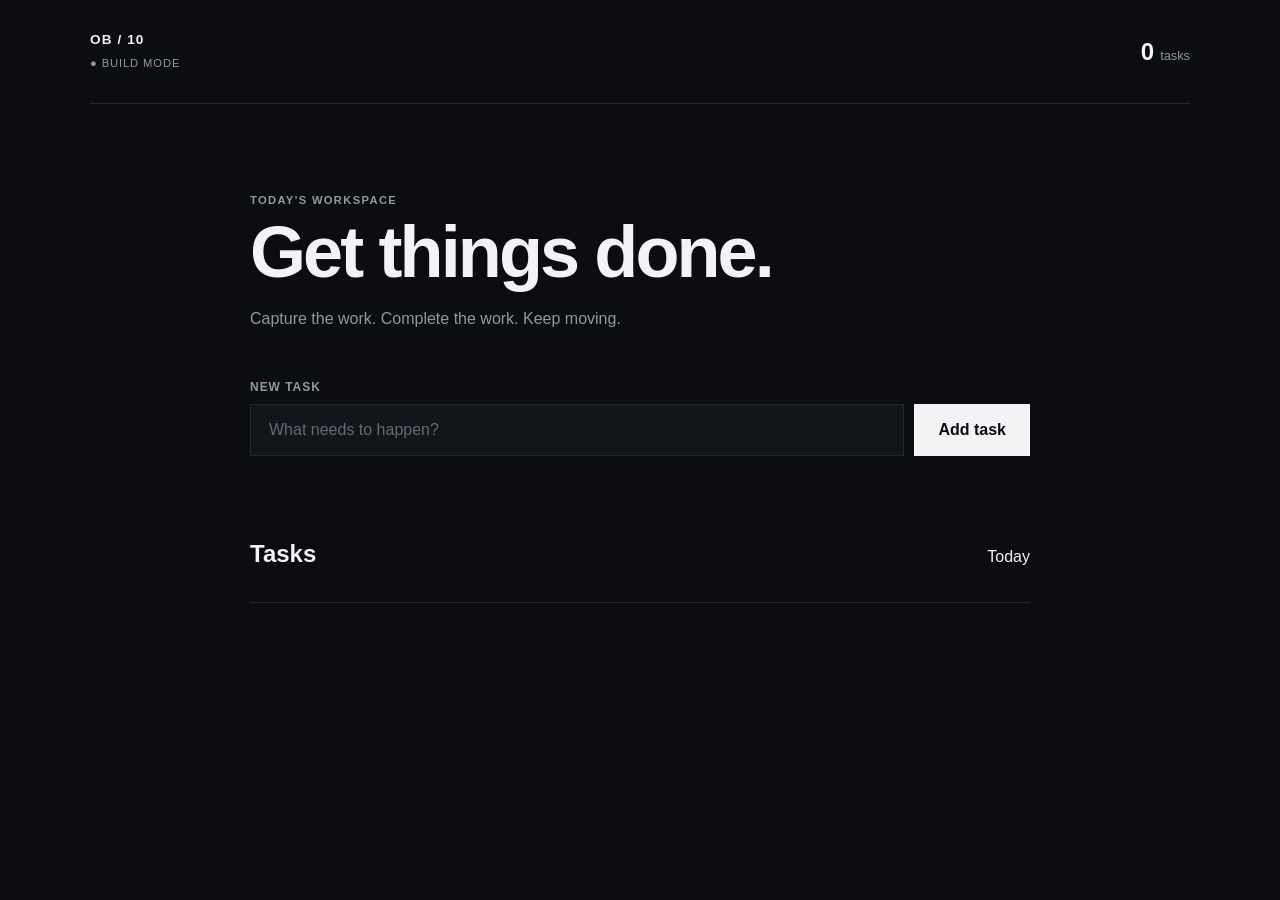
<file: day 10/index.html>
<!DOCTYPE html>
<html lang="en">
<head>
    <meta charset="UTF-8">
    <meta name="viewport" content="width=device-width, initial-scale=1.0">

    <title>Day 10 - Task Tracker</title>

    <link rel="stylesheet" href="style.css">
</head>
<body>

    <main class="app">

        <header class="topbar">
            <div>
                <p class="brand">OB / 10 </p>
                <span class="status">● BUILD MODE</span>
            </div>

            <div class="task-count">
                <span id="task-count">0</span>
                <span>tasks</span>
            </div>
        </header>

        <section class="workspace">

            <div class="intro">
                <p class="eyebrow">TODAY'S WORKSPACE</p>
                <h1>Get things done.</h1>
                <p class="subtitle">
                    Capture the work. Complete the work. Keep moving.
                </p>
            </div>

        <form class="task-form">

            <label for="task-input">New task</label>

            <div class="task-input-row">
                <input
                    type="text"
                    Id="task-input"
                    placeholder="What needs to happen?"
                
                >

                <button type="submit">Add task</button>
            </div>

        </form>

        <section class="tasks">

            <div class="tasks-header">
                <h2>Tasks</h2>
                <span>Today</span>
            </div>

            <ul class="task-list"></ul>

         </section>

    </section>

</main>

<script src="script.js"></script>

</body>
</html>
</file>
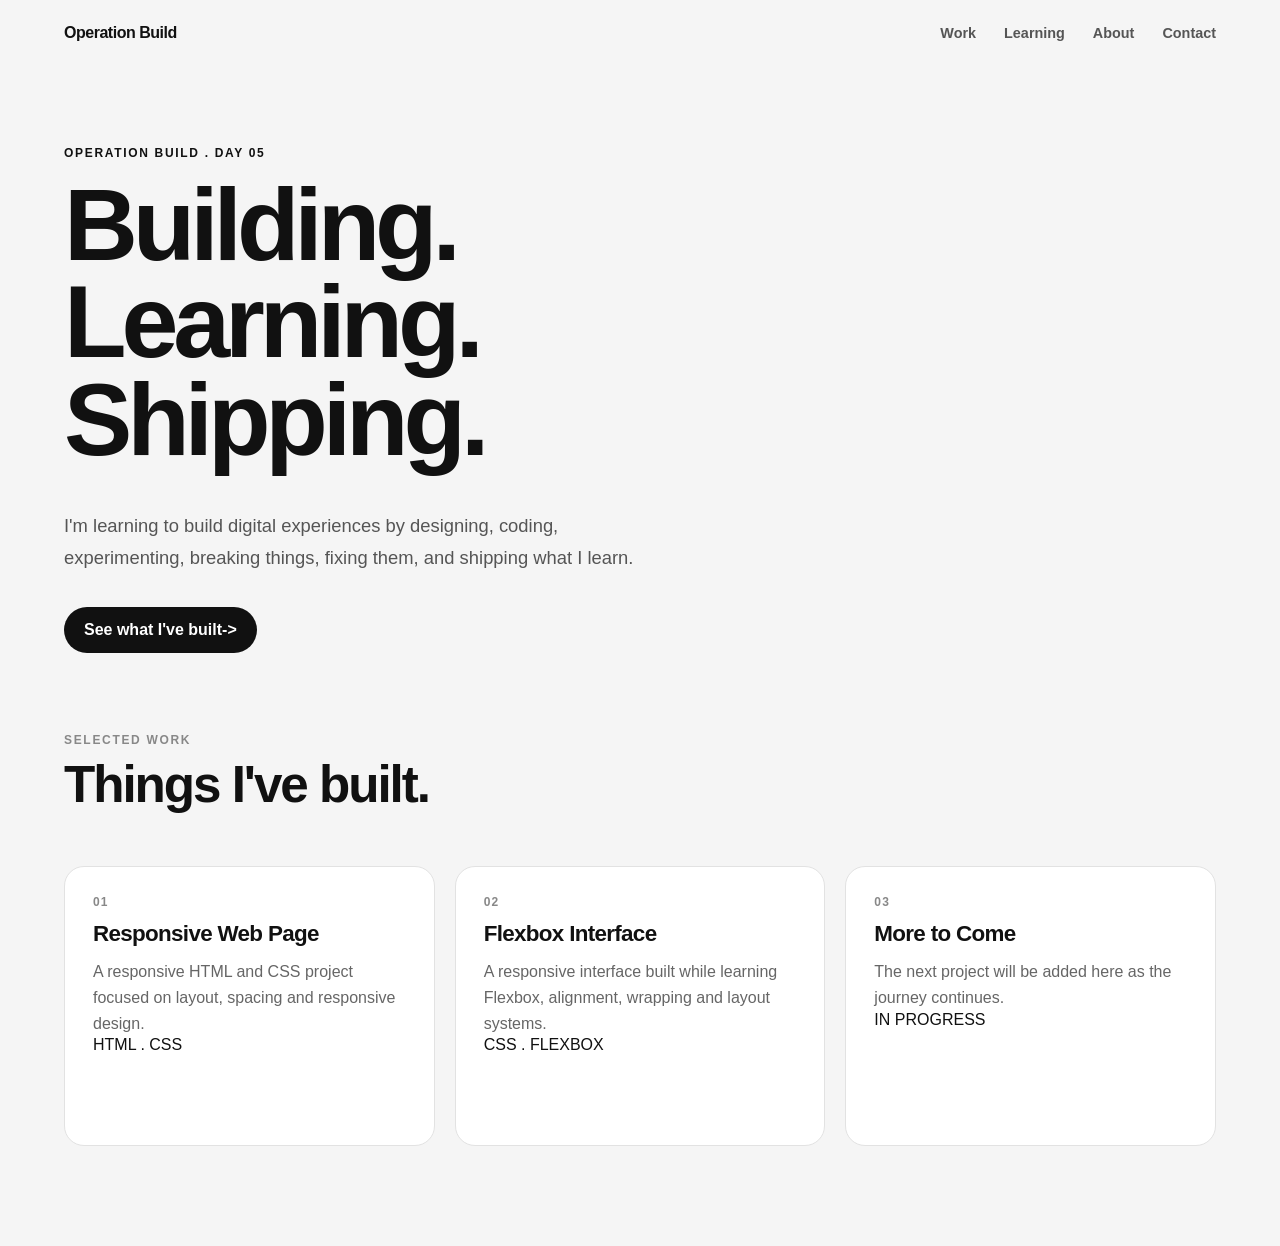
<file: day 5/index.html>
<!DOCTYPE html>
<html lang="en">
<head>
    <meta charset="UTF-8">
    <meta name="viewport" content="width=device-width, initial-scale=1.0">

    <title>OB - DAY 05</title>
    <link rel="stylesheet" href="style.css">
</head>
<body>

    <nav class="navbar">
        <div class="logo">Operation Build</div>

        <div class="nav-links">
            <a href="#work">Work</a>
            <a href="#learning">Learning</a>
            <a href="#about">About</a>
            <a href="#contact">Contact</a>
        </div>

    </nav>

    <main>

    <section class="hero">
        <p class="eyebrow">OPERATION BUILD . DAY 05</P>

        <h1>Building.<br>Learning.<br>Shipping.</h1>

        <p class="hero-text">
            I'm learning to build digital experiences by designing, coding, experimenting, breaking things, fixing them, and shipping what I learn.
        </p>

        <a class="button" href="#work">See what I've built-></a>
    
    </section>

    <section class="work" id="work">

        <div class="section-heading">
            <p class="eyebrow">SELECTED WORK</P>
            <h2>Things I've built.</h2>
        </div>

        <div class="cards">

            <article class="card">
                <span class="card-number">01</span>
                <h3>Responsive Web Page</h3>
                <p>
                    A responsive HTML and CSS project focused on layout, spacing and responsive design.
                </p>
                <span class="card-tag">HTML . CSS</span>

            </article>

            <article class="card">
                <span class="card-number">02</span>
                <h3>Flexbox Interface</h3>
                <p>
                    A responsive interface built while learning Flexbox, alignment, wrapping and layout systems.
                </p>
                <span class="class-tag">CSS . FLEXBOX</span>

            </article>

            <article class="card">
                <span class="card-number">03</span>
                <h3>More to Come</h3>
                <p>
                    The next project will be added here as the journey continues.
                </p>
                <span class="card-tag">IN PROGRESS</span>
            
            </article>

        </div>
    </section>

</main>

</body>
</html>
</file>
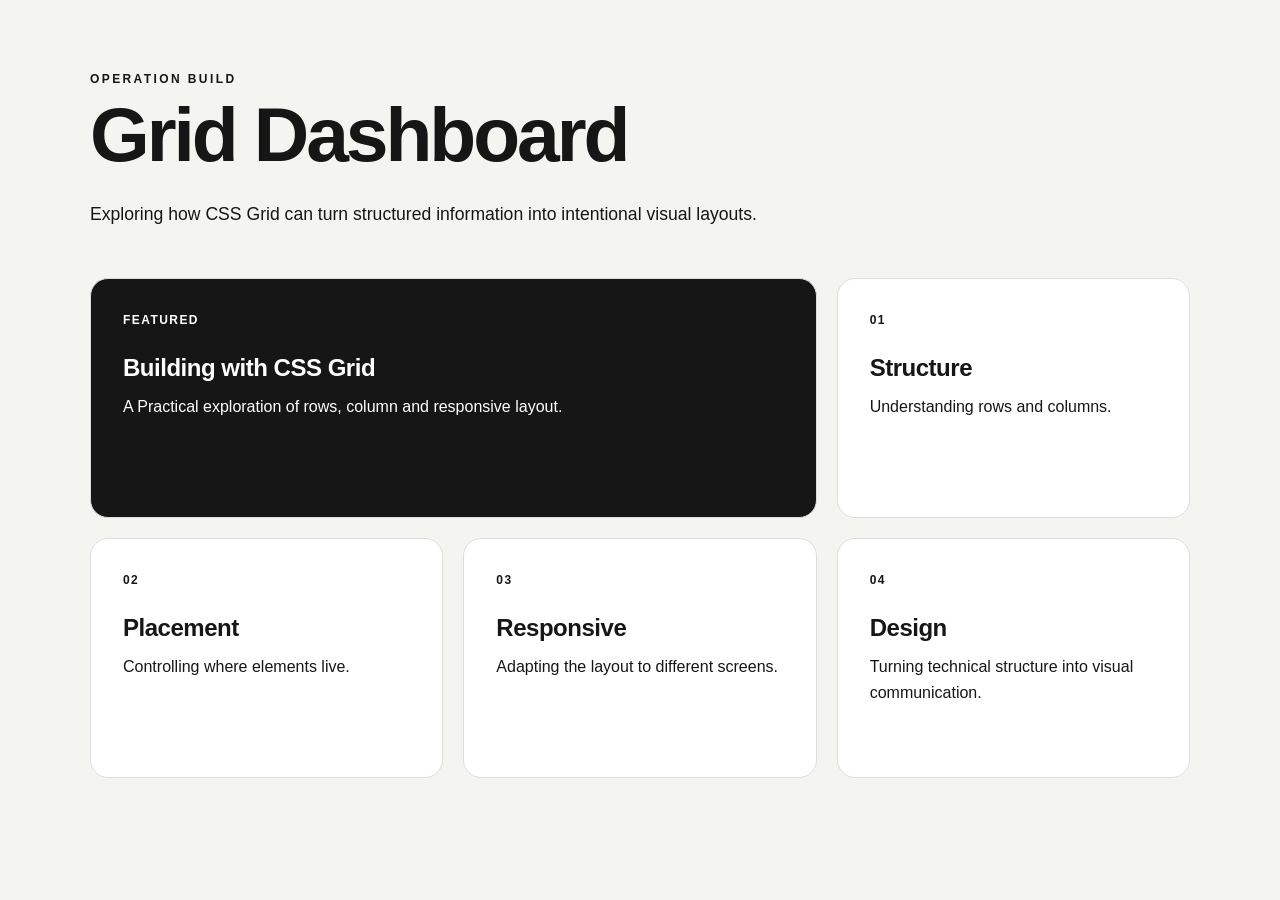
<file: day 6/index.html>
<!DOCTYPE html>
<html lang="en">
<head>
    <meta charset="UTF-8">
    <meta name="viewport" content="width=device-width, initial-scale=1.0">

    <title>DAY 6 - Grid Dashboard</title>

    <link rel="stylesheet" href="style.css">
</head>

<body>
    <main class="dashboard">

        <header class="dashboard-header">
            <p class="eyebrow">OPERATION BUILD</p>
            <h1>Grid Dashboard</h1>
            <p class="intro">
                Exploring how CSS Grid can turn structured information into intentional visual layouts.
            </p>
        </header>

        <section class="project-grid">

            <article class="project-card featured">
                <p class="card-label">FEATURED</p>

                <h2>Building with CSS Grid</h2>

                <p>
                    A Practical exploration of rows, column and responsive layout.
                </p>
            
            </article>

            <article class="project-card">
                <p class="card-label">01</p>
                <h2>Structure</h2>
                <p>Understanding rows and columns.</p>

            </article>

            <article class="project-card">
                <p class="card-label">02</p>
                <h2>Placement</h2>
                <p>Controlling where elements live.</p>

            </article>

            <article class="project-card">
                <p class="card-label">03</p>

                <h2> Responsive </h2>

                <p>Adapting the layout to different screens.</p>

            </article>

            <article class="project-card">
                <p class="card-label">04</p>

                <h2>Design</h2>

                <p>Turning technical structure into visual communication.</p>

            </article>

        </section>

    </main>

</body>
</html>
</file>
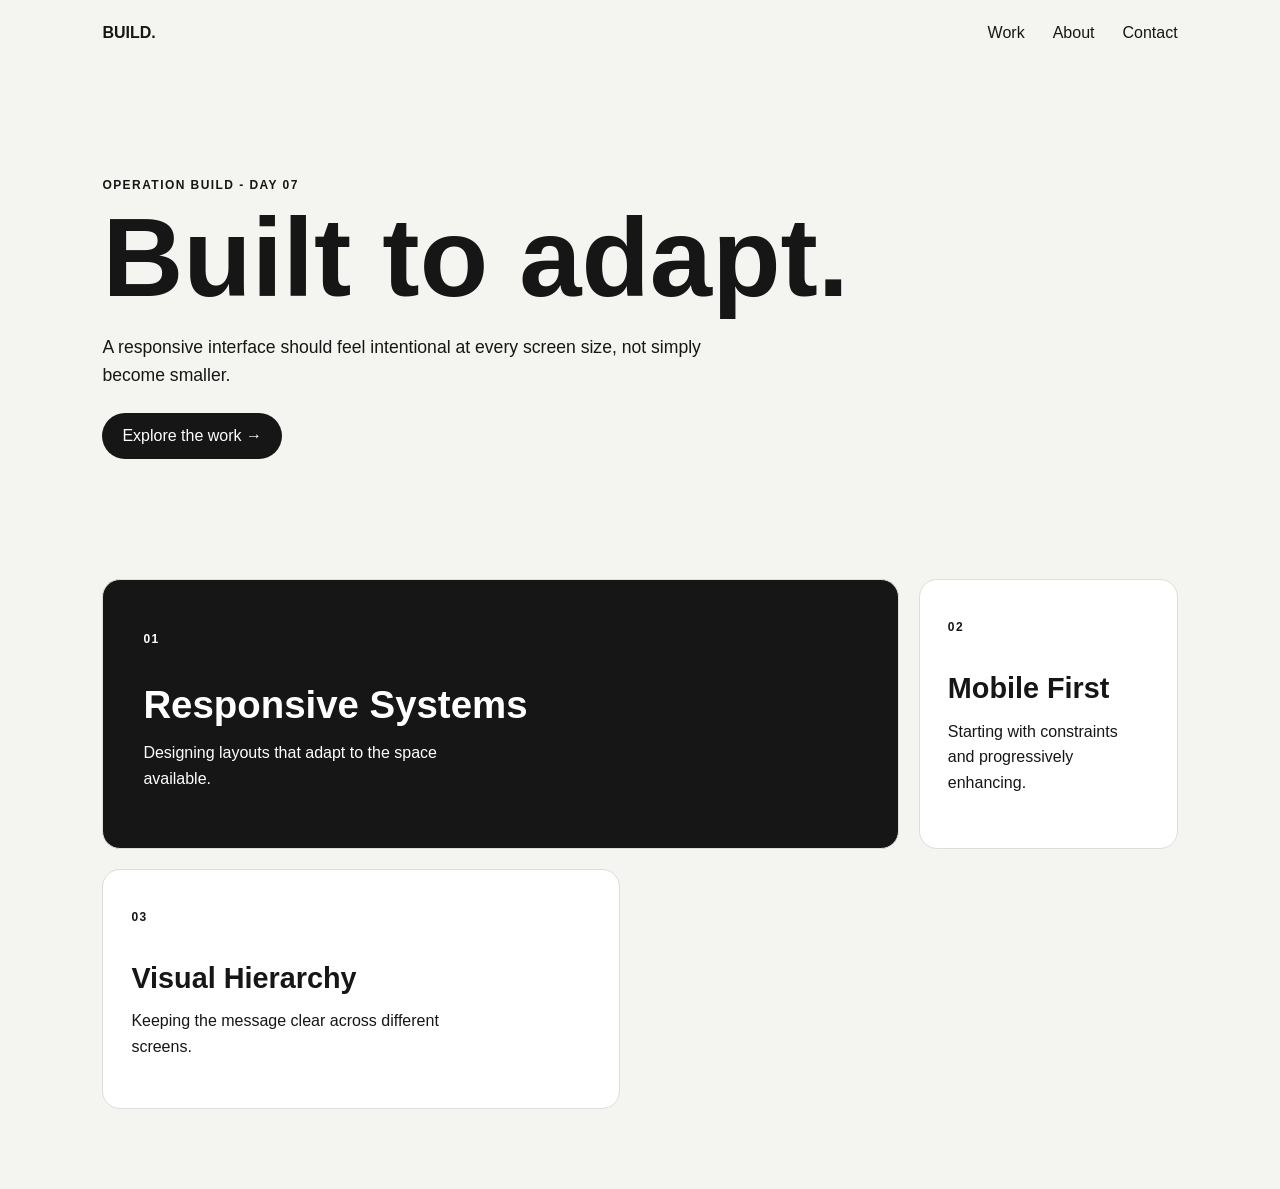
<file: day 7 - Responsive Design/index.html>
<!DOCTYPE html>
<html lang="en">
<head>
    <meta charset="UTF-8">
    <meta name="viewport" content="width=device-width, initial-scale=1.0">

    <title>Day 7 - Responsive Design</title>

    <link rel="stylesheet" href="style.css">
</head>
<body>

    <header class="site-header">
        <a href="#" class="logo">BUILD.</a>

        <nav class="nav">
            <a href="#">Work</a>
            <a href="#">About</a>
            <a href="#">Contact</a>
        </nav>

        <button class="menu-button" aria-label="Open navigation">
    ☰
</button>
    </header>

    <main>

        <section class="hero">
            <p class="eyebrow">OPERATION BUILD - DAY 07</p>

            <h1>Built to adapt.</h1>

            <p class="hero-text">
                A responsive interface should feel intentional at every screen size, not simply become smaller.
            </p>

            <a href="#work" class="button">Explore the work →</a>
        
        </section>

        <section class="work" id="work">

            <article class="work-card featured">
                
                <p class="card-number">01</p>

                <h2>Responsive Systems</h2>

                <p>
                    Designing layouts that adapt to the space available.
                </p>
            </article>

            <article class="work-card">
                <p class="card-number">02</p>

                <h2>Mobile First</h2>

                <p>
                    Starting with constraints and progressively enhancing.
                </p>

            </article>

            <article class="work-card">
                <p class="card-number">03</p>

                <h2>Visual Hierarchy</h2>

                <p>
                    Keeping the message clear across different screens.
                </p>

            </article>

        </section>
    </main>

</body>
</html>
</file>
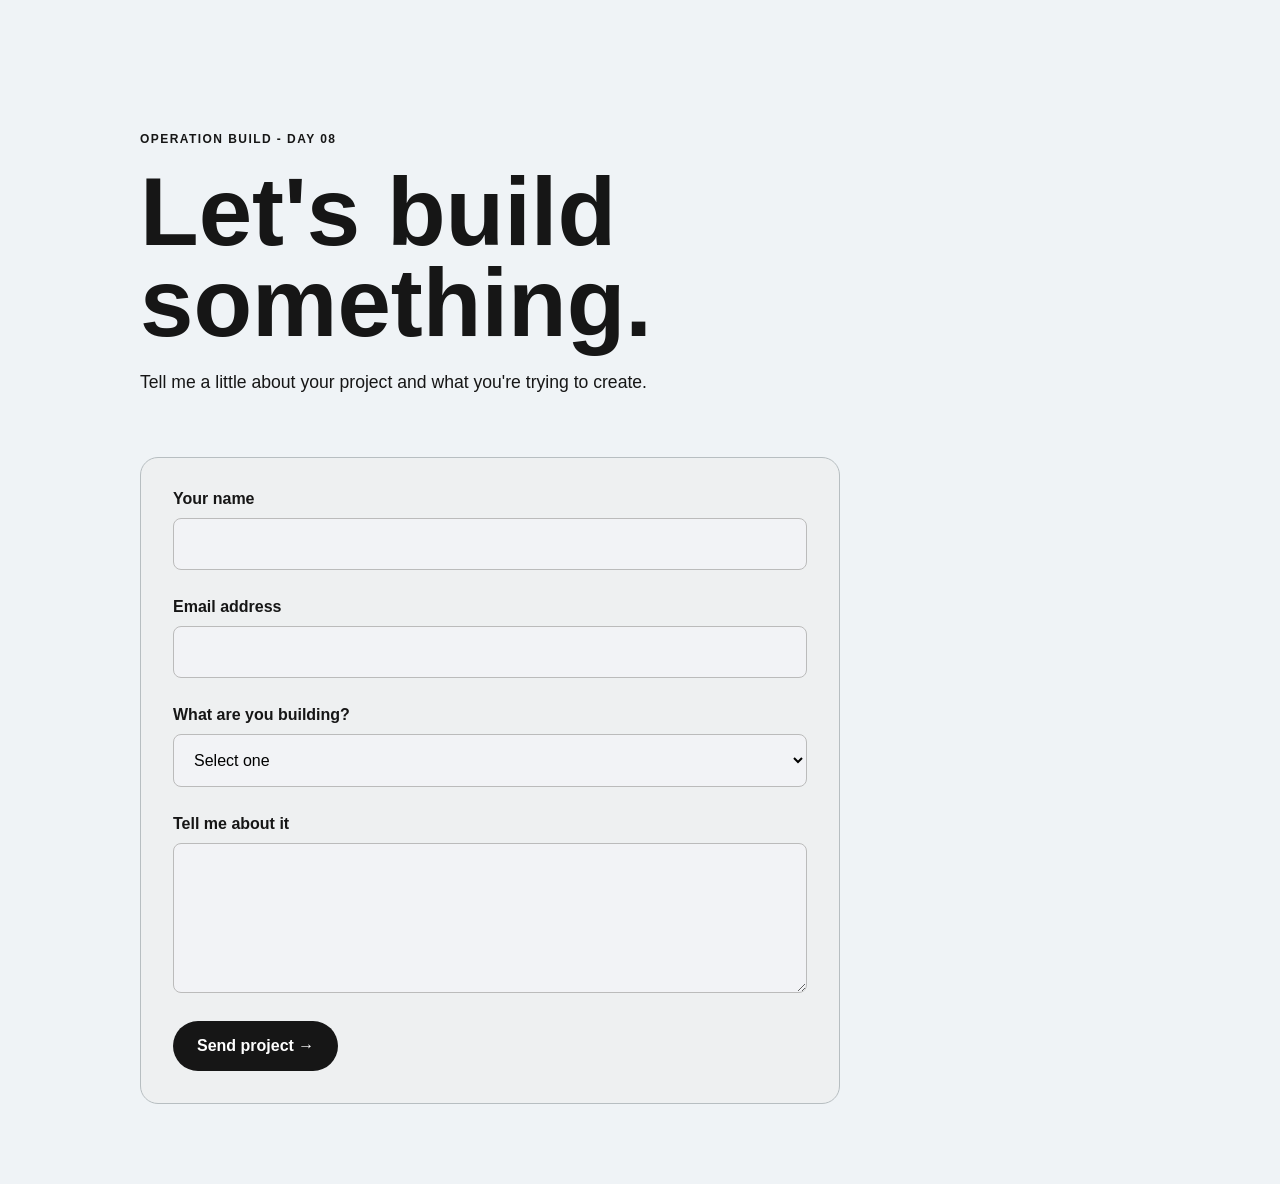
<file: day 8 - Forms and Accessibility/index.html>
<!DOCTYPE html>
<html lang="en">
<head>
    <meta charset="UTF-8">
    <meta name="viewport" content="width=device-width, initial-scale=1.0">

    <title>Day 8 - Form</title>

    <link rel="stylesheet" href="style.css">
</head>
<body>

    <main class="form-page">

        <section class="form-intro">
            <p class="eyebrow">OPERATION BUILD - DAY 08</p>

            <h1>Let's build something.</h1>

            <p>
                Tell me a little about your project and what you're trying to create.
            </p>
        </section>

        <form class="project-form">

            <div class="form-group">
                <label for="name">Your name</label>
                <input
                    type="text"
                    id="name"
                    name="name"
                    autocomplete="name"
                    required
                >
            </div>

            <div class="form-group">
                <label for="email">Email address</label>
                <input
                    type="email"
                    id="email"
                    name="email"
                    autocomplete="email"
                    required
                >
            </div>

            <div class="form-group">
                <label for="project-type">What are you building?</label>

                <select id="project-type" name="project-type" required>
                    <option value="">Select one</option>
                    <option value="website">Website</option>
                    <option value="web-app">Web application</option>
                    <option value="portfolio">Portfolio</option>
                    <option value="other">Something else</option>
                </select>
            </div>

            <div class="form-group">
                <label for="message">Tell me about it</label>

                <textarea
                    id="message"
                    name="message"
                    rows="6"
                    required
                ></textarea>
            </div>

            <button type="submit">Send project →</button>

        </form>

    </main>

</body>
</html>
</file>
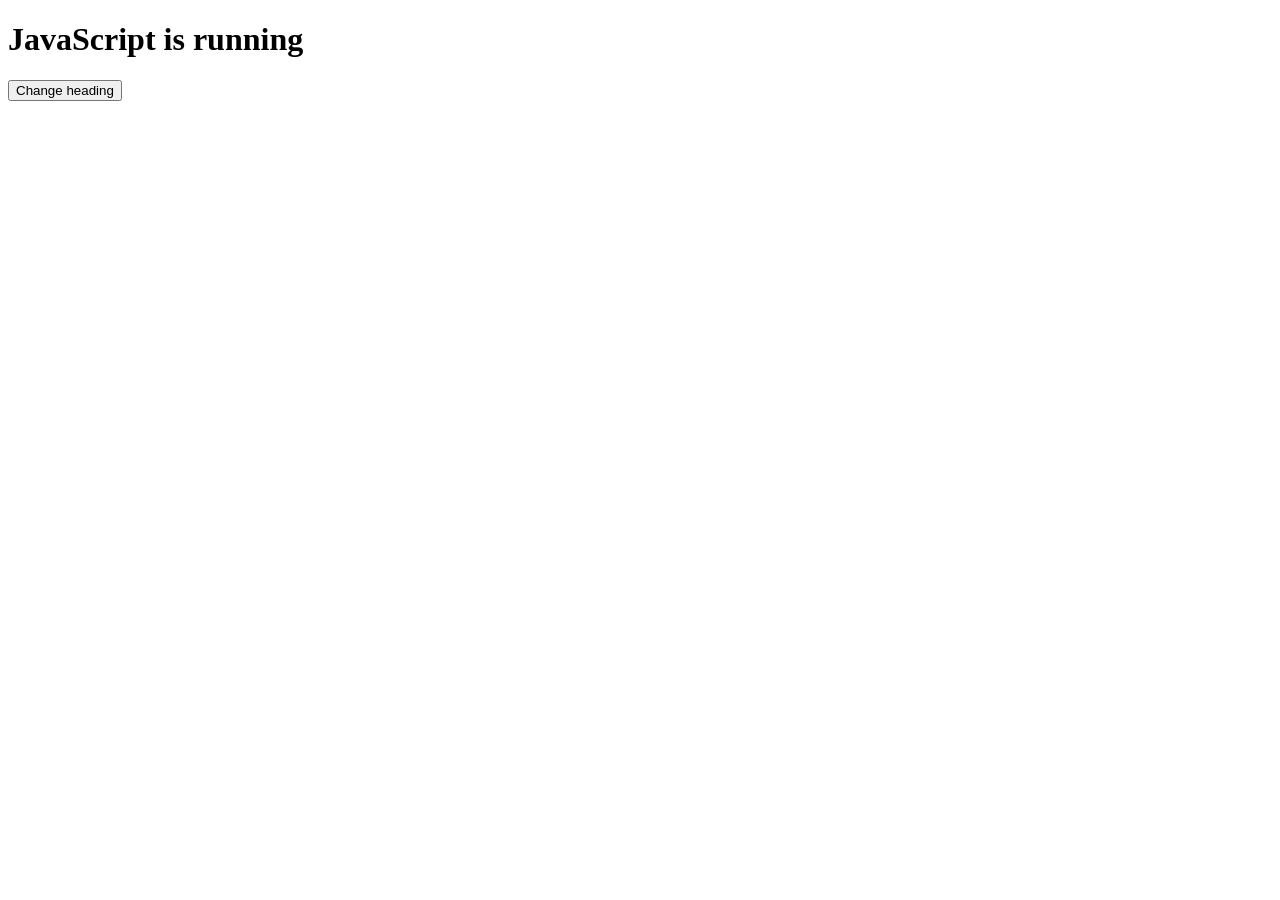
<file: day 9 - JavaScript Foundations/index.html>
<!DOCTYPE html>
<html lang="en">
<head>
    <meta charset="UTF-8">
    <meta name="viewport" content="width=device-width, initial-scale=1.0">

    <title>Day 9 -JavaScript</title>
</head>
<body>
    <h1 id="title">JavaScript is running</h1>

    <button id="change-button">Change heading</button>

    <script src="script.js"></script>

</body>
</html>
</file>
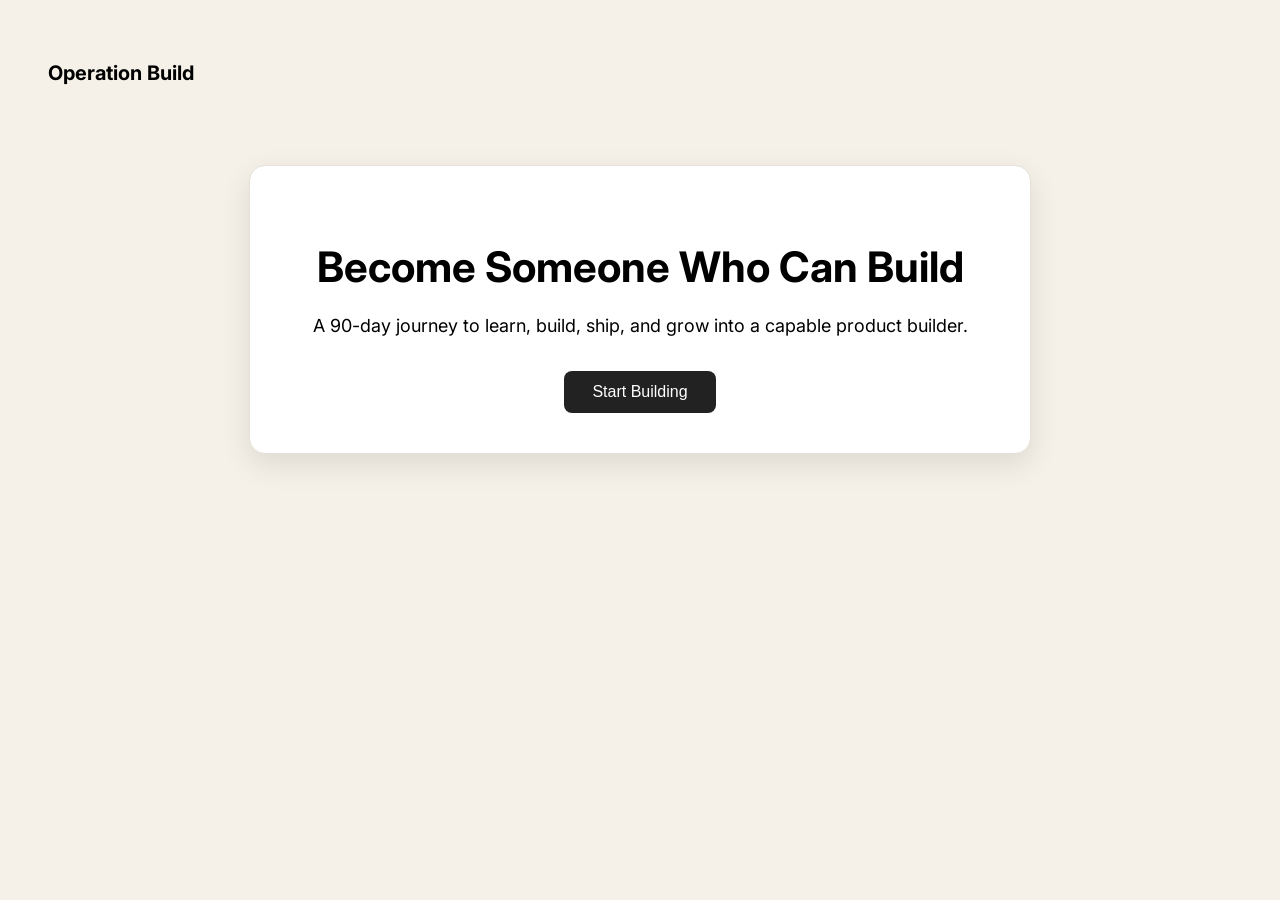
<file: day-3-responsive-page/index.html>
<!DOCTYPE html>
<html lang="en">
<head> 
    
    <meta charset="UTF-8">
    <meta name="viewport" content="width=device-width, initial-scale=1.0">

    <title>Operation Build - Day 3</title>

    <link rel="preconnect" href="https://fonts.googleapis.com">
    <link rel="preconnect" href="https://fonts.gstatic.com" crossorigin>
    <link href="https://fonts.googleapis.com/css2?family=Inter:wght@400;500;600;700&display=swap" rel="stylesheet">

    <link rel="stylesheet" href="style.css">
    <link rel="icon" type="image/svg+xml" href="favicon.svg">

</head>

<body>
    <header>
        <h1>Operation Build</h1>
    </header>

    <main>
        <h2>Become Someone Who Can Build  </h2>

        <p>A 90-day journey to learn, build, ship, and grow into a capable product builder.  </p>

        <button>Start Building</button>

    </main>

</body>
</html>
</file>
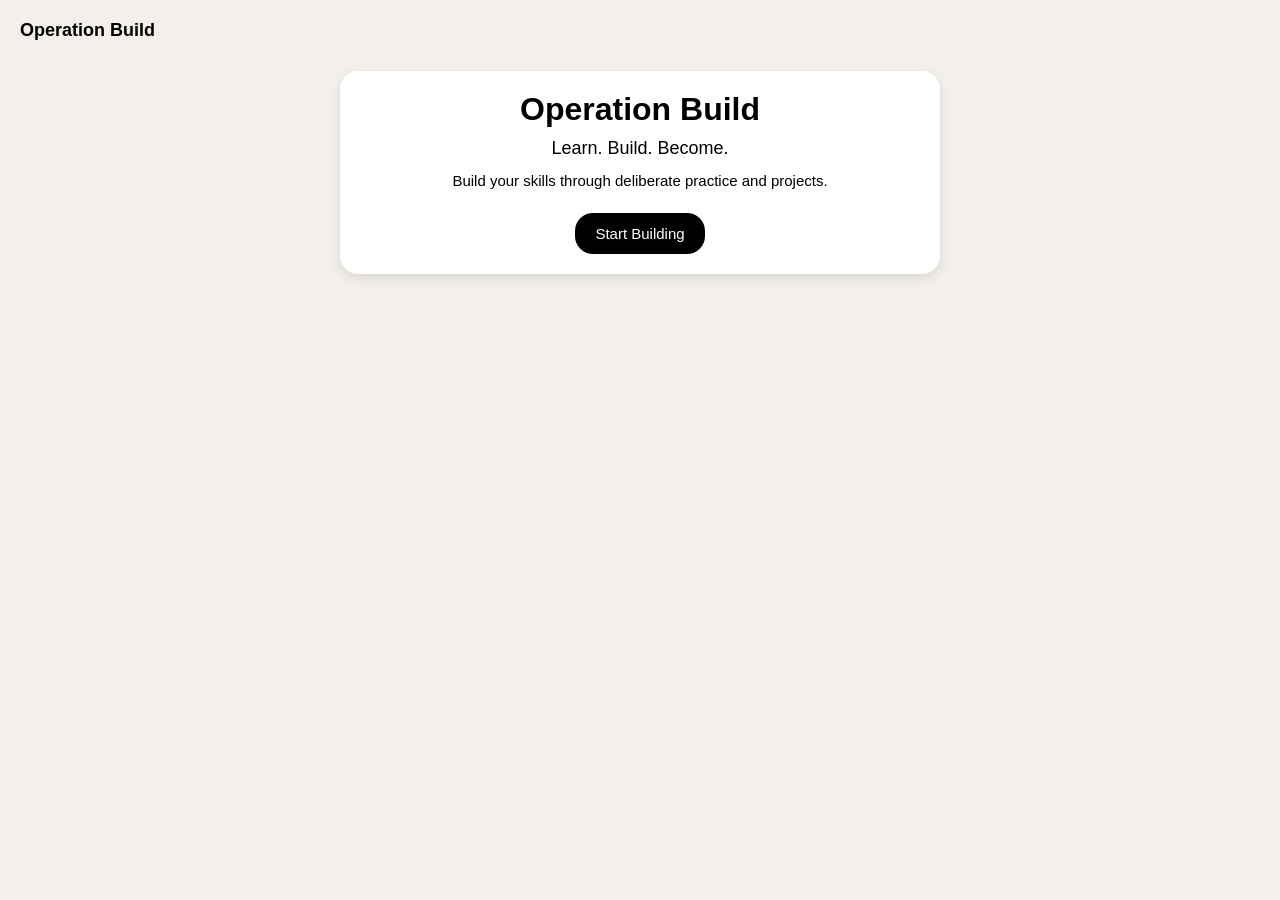
<file: day-4-UI/Build 1/index.html>
<!DOCTYPE html>
<html lang="en">
<head>
    <meta charset="UTF-8">
    <meta name="viewport" content="width=device-width, initial-scale=1.0">

    <title>DAY- 4 - UI</title>

    <link rel="stylesheet" href="style.css">

</head>

<body>

    <header>
        <h1>Operation Build</h1>
    </header>

    <main>
        <h2>Operation Build</h2>

        <p class="tagline">Learn. Build. Become.</p>

        <p class="description">Build your skills through deliberate practice and projects.</p>

        <button>Start Building</button>
    </main>

</body>
</html>
</file>
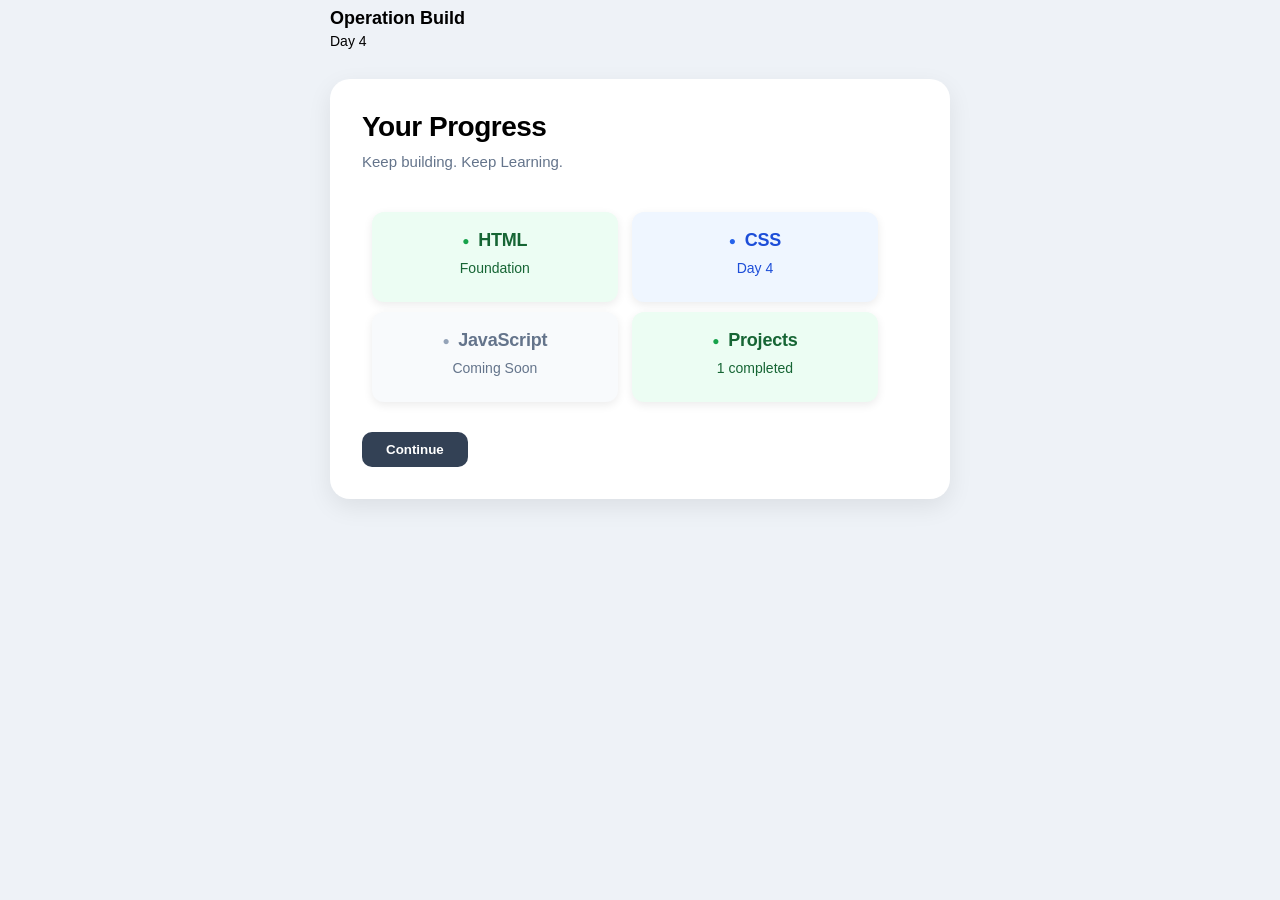
<file: day-4-UI/Build 2/index.html>
<!DOCTYPE html>
<html lang="en">
<head>
    <meta charset="UTF-8">
    <meta name="viewport" content="width=device-width, initial-scale=1.0">

    <title>Build 2</title>

    <link rel="stylesheet" href="style.css">

</head>
<body>
    <header>
    <h1>Operation Build</h1>

    <h2>Day 4</h2>
    </header>

    <main>
        <h3> Your Progress</h3>
        <p> Keep building. Keep Learning.</p>

        <section class="progress-grid">

        <div class="progress-card completed">
            <h4><span>●</span> HTML</h4>
            <p>Foundation</p>
        </div>

        <div class="progress-card current">
            <h4><span>●</span> CSS</h4> 
            <p> Day 4</p>
        </div>

        <div class="progress-card upcoming">
            <h4><span>●</span> JavaScript </h4> 
            <p>Coming Soon</p>
        </div>

        <div class="progress-card completed">
            <h4><span>●</span> Projects</h4>
            <p> 1 completed</p>
        </div>

    </section>

        <button>Continue</button>

    </main>

</body>
</html>
</file>
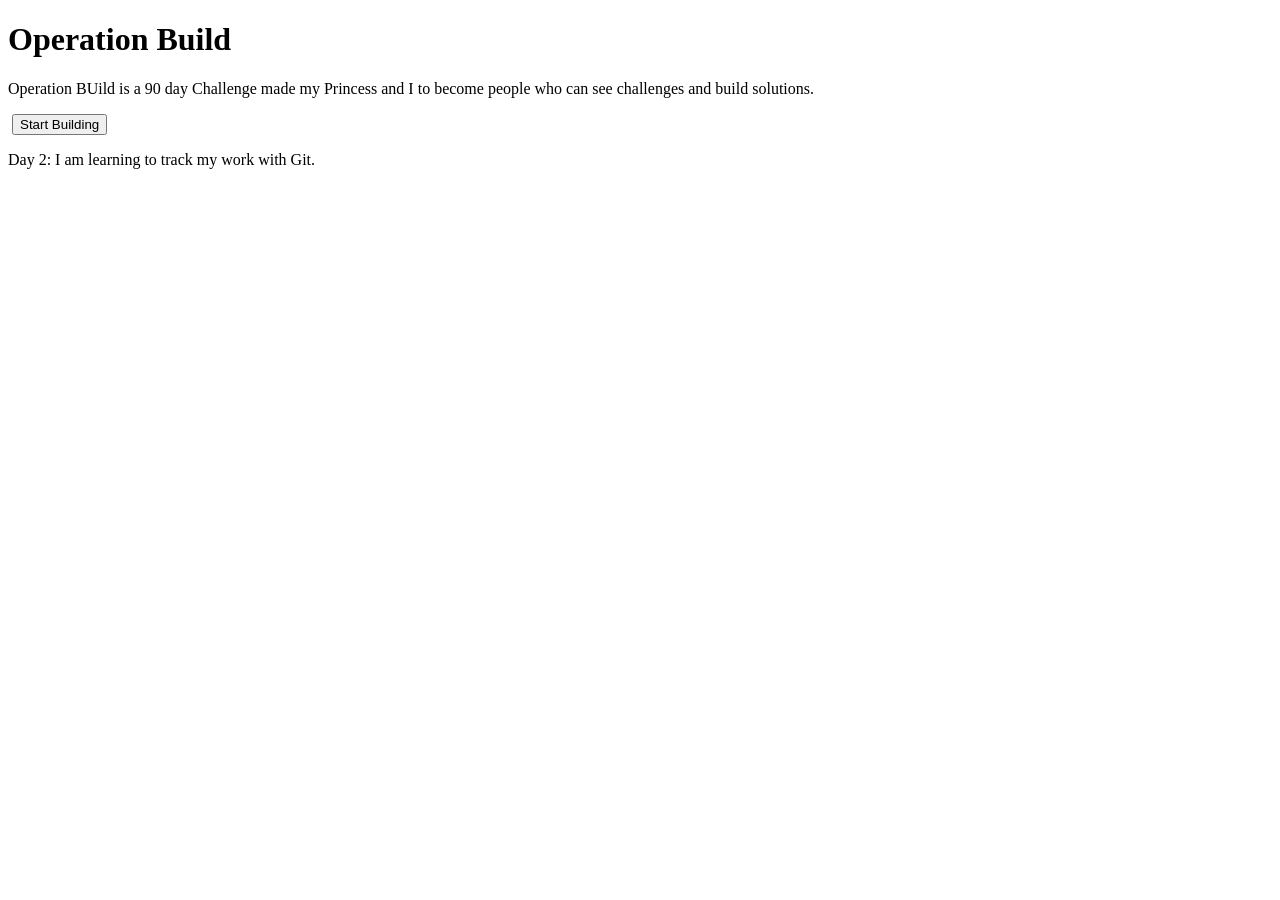
<file: baseline.html>
<!DOCTYPE html>
<html lang="en">
    <head>
     <meta charset="UTF-8">
     <meta name="width=device-width, initial-width=1.0">
     <meta name="author" content="Chidiebere Light">
     
     <title>Operation Build</title>

    </head>

    <body>
        <header>
            <h1>Operation Build</h1>
        </header>

        <main>
            <p>Operation BUild is a 90 day Challenge made my Princess and I to become people who can see challenges and build solutions.</p>

            <img scr="" alt="">

            <button>Start Building</button>

            <p>Day 2: I am learning to track my work with Git.</p>

            

        </main>
    </body>
</html>
</file>
<file: day 10/style.css>
* {
    box-sizing: border-box;
}

body {
    margin: 0;
    font-family: Arial, Helvetica, sans-serif;
    background: #0b0d10;
    color: #f1f3f5;
}

.app {
    width: min(92%, 1100px);
    margin: 0 auto;
    padding: 32px 0 80px;
}

.topbar {
    display: flex;
    justify-content: space-between;
    align-items: center;
    padding-bottom: 32px;
    border-bottom: 1px solid #24282e;
}

.brand {
    margin: 0 0 6px;
    font-size: 0.85rem;
    font-weight: 700;
    letter-spacing: 0.08em;
}

.status {
    font-size: 0.7rem;
    color: #8f98a3;
    letter-spacing: 0.08em;
}

.task-count {
    display: flex;
    align-items: baseline;
    gap: 6px;
    color: #8f98a3;
    font-size: 0.8rem;
}

.task-count span:first-child {
    color: #f1f3f5;
    font-size: 1.5rem;
    font-weight: 700;
}

.workspace {
    max-width: 780px;
    margin: 0 auto;
    padding-top: 90px;
}

.intro {
    margin-bottom: 48px;
}

.eyebrow {
    margin: 0 0 12px;
    font-size: 0.7rem;
    font-weight: 700;
    letter-spacing: 0.12em;
    color: #8f98a3;
}

.intro h1 {
    margin: 0;
    font-size: clamp(2.5rem, 6vw, 4.5rem);
    line-height: 0.95;
    letter-spacing: -0.04em;
}

.subtitle {
    margin: 20px 0 0;
    max-width: 520px;
    color: #8f98a3;
    font-size:1rem;
    line-height: 1.6;
}

.task-form label {
    display: block;
    margin-bottom: 10px;
    font-size: 0.75rem;
    font-weight: 700;
    color: #8f98a3;
    letter-spacing: 0.08em;
    text-transform: uppercase;

}

.task-input-row {
    display: flex;
    gap: 10px;

}

.task-input-row input{
    flex: 1;
    min-width: 0;
    padding: 16px 18px;
    border: 1px solid #24282e;
    background: #12161b;
    color: #f1f3f5;
    font: inherit;
    outline: none;
}

.task-input-row input::placeholder {
    color: #626b75;
}

.task-input-row input:focus {
    border-color: #59636f;
}

.task-input-row button {
    padding: 0 24px;
    border: 0;
    background: #f1f3f5;
    color: #0b0d10;
    font: inherit;
    font-weight: 700;
    cursor: pointer;
}

.task-input-row button:hover {
    opacity: 0.85;
}

.tasks {
    margin-top: 64px;
}

.tasks-header {
    display: flex;
    justify-content: space-between;
    align-items: baseline;
    padding-bottom: 14px;
    border-bottom: 1px solid #24282e;
}

.task-header h2 {
    margin: 0;
    font-size: 0.8rem;
    text-transform: uppercase;
    letter-spacing: 0.1em;
}

.task-header span {
    font-size: 0.75rem;
    color: #626b75;
}

.task-list {
    margin: 0;
    padding: 0;
    list-style: none;
}

.task-list li {
    display: flex;
    align-items: center;
    justify-content: space-between;
    gap: 20px;
    padding: 18px 0;
    border-bottom: 1px solid #1b1f24;
    color: #d9dde2;
}

.task-list li:hover {
    color: #ffffff;
}

.task-list li button {
    flex-shrink: 0;
    padding: 6px 10x;
    border: 1px solid #2a2f36;
    background: transparent;
    color: #8f98a3;
    font: inherit;
    font-size: 0.7em;
    cursor: pointer;

}

.task-list li button:hover {
    color: #ffffff;
    border-color: #59636f;
}

.task-list li.completed {
    color: #626b75;
    text-decoration: line-through;
    opacity: 0.6;
}

@media (max-width: 600px) {
    .app {
        width: 88%;
        padding-top: 24px;
    }

    .workspace {
        padding-top: 60px;
    }

    .task-input-row {
        flex-direction: column;
    }

    .task-input-row button {
        padding: 14px 20px;
    }

    .task-list li {
        gap: 12px;
    }
}
</file>
<file: day 5/style.css>
* {
    box-sizing: border-box;
}

body {
    margin: 0;
    font-family: Arial, sans-serif;
    background: #f5f5f5;
    color: #111;
}

a {
    color: inherit;
    text-decoration: none;
}

main {
    max-width: 1200px;
    margin: 0 auto;
    padding: 0 24px;
}

.hero {
    min-height: 70vh;
    display: flex;
    flex-direction: column;
    justify-content: center;
    align-items: flex-start;
    padding: 80px 0;
}

.hero h1 {
    max-width: 800px;
    margin: 16px 0 24px;
    font-size: clamp(3rem, 8vw, 7rem);
    line-height: 0.95;
    letter-spacing: -0.05em;
}

.hero-text {
    max-width: 600px;
    font-size: 1.15rem;
    line-height: 1.7;
    color: #555;
}

.eyebrow {
    margin: 0;
    font-size: 0.75rem;
    font-weight: 700;
    letter-spacing: 0.14em;
    text-transform: uppercase;
}

.button {
    display: inline-flex;
    align-items: center;
    margin-top: 16px;
    padding: 14px 20px;
    background: #111;
    color: #fff;
    font-weight: 700;
    border-radius: 999px;
    transition: transform 0.2s ease, opacity 0.2s ease;

}

.button:hover {
    transform: translateY(-2px);
    opacity: 0.85;

}

.navbar {
    max-width: 1200px;
    margin: 0 auto;
    padding: 24px;

    display: flex;
    justify-content: space-between;
    align-items: center;
}

.logo {
    font-size: 1rem;
    font-weight: 800;
    letter-spacing: -0.03em;
}

.nav-links {
    display: flex;
    align-items: center;
    gap: 28px;
}

.nav-links a {
    font-size: 0.9rem;
    font-weight: 600;
    color: #555;
    transition: color 0.2s ease;
}

.nav-links a:hover {
    color: #111;
}

.cards {
    display: flex;
    flex-wrap: wrap;
    gap: 20px;
    padding: 48px 0 100px;
}

.card {
    flex: 1 1 250px;
    min-height: 280px;

    display: flex;
    flex-direction: column;

    padding: 28px;

    background: #fff;
    border: 1px solid #e2e2e2;
    border-radius: 20px;

    transition:
        transform 0.2s ease,
        border-color 0.2s ease,
        box-shadow 0.2s ease;
}

.card:hover {
    transform: translateY(-6px);
    border-color: #ccc;
    box-shadow: 0 16px 40px rgba(0,0,0,0.08);
}

.card h2,
.card h3 {
    margin: 12px 0;
    font-size: 1.4rem;
    letter-spacing: -0.03em;
}

.card p {
    margin: 0;
    color: #666;
    line-height: 1.6;
}

.card-number {
    font-size: 0.75rem;
    font-weight: 700;
    color: #888;
    letter-spacing: 0.1em;
    text-transform: uppercase;
}

.section-heading {
    margin-bottom: 8px;
}

.section-heading .eyebrow {
    color: #888;
}

.section-heading h2 {
    margin: 12px 0 0;
    font-size: clamp(2rem, 4vw, 3.5rem);
    line-height: 1;
    letter-spacing: -0.04em;
}

@media (max-width: 600px) {
    .navbar {
        flex-direction: column;
        gap: 16px;
        align-items: flex-start;
    }

    .nav-links {
        width: 100%;
        flex-wrap: wrap;
        gap: 16px 24px;
    }

    main {
        padding: 0 20px;
    }

    .hero {
        min-height: auto;
        padding: 72px 0 80px;
    }

    .hero h1 {
        font-size: clamp(3rem, 16vw, 5rem);
    }

    .hero-text {
        font-size: 1rem;
    }

    .cards {
        padding-bottom: 72px;
    }

    .card {
        min-height: 240px;
    }
}
</file>
<file: day 6/style.css>
* {
    box-sizing: border-box;
}

body {
    margin: 0;
    font-family: Arial, Helvetica, sans-serif;
    background: #f4f4f0;
    color: #161616;
}

.dashboard {
    width: min(1100px, 90%);
    margin: 0 auto;
    padding: 60px 0;
}

.project-grid {
    display: grid;
    grid-template-columns: repeat(3, 1fr);
    gap: 20px;
}

.project-card {
    padding: 32px;
    min-height: 240px;
    border: 1px solid #deded8;
    border-radius: 18px;
    background: #ffffff;
    transition: transform 0.2s ease, box-shadow 0.2s ease;
    display: flex;
    flex-direction:column;
    
}

.project-card:hover {
    transform: translateY(-4px);
    box-shadow: 0 12px 30px rgba(0,0,0,0.08);
}
.featured {
    grid-column: span 2;
    background: #161616;
    color: #ffffff;
}

.project-card h2 {
    margin: 0 0 12px;
    letter-spacing: -0.02em;
}

.project-card p {
    line-height: 1.6;
    margin-top: 0;
}

.card-label {
    font-size: 0.75rem;
    font-weight: bold;
    letter-spacing: 0.12em;
    margin-bottom: 24px;
}

.dashboard-header {
    max-width: 700px;
    margin-bottom:50px;
}

.eyebrow {
    font-size: 0.75rem;
    font-weight: bold;
    letter-spacing: 0.15rem;
}

.dashboard-header h1 {
    font-size: clamp(2.5rem, 6vw, 5rem);
    line-height: 0.95;
    margin: 12px 0 29px;
    letter-spacing: -0.04em;
}

.intro {
    font-size: 1.1rem;
    line-height: 1.6;
}

@media (max-width: 700px) {
    .project-grid {
        grid-template-columns: 1fr;
    }

    .featured {
        grid-column: span 1;
    }
}
</file>
<file: day 7 - Responsive Design/style.css>
* {
    box-sizing: border-box;
}

body {
    margin: 0;
    font-family: Arial, Helvetica, sans-serif;
    background: #f4f4f0;
    color: #161616;
}

.site-header {
    display: flex;
    justify-content: space-between;
    align-items: center;
    padding: 24px 5%;
}

.logo {
    font-weight: 800;
    text-decoration: none;
    color: inherit;
}

.nav {
    display: none;
}

.menu-button {
    display: block;
    border: 0;
    background: none;
    font-size: 1.5rem;
    cursor: pointer;
}

.hero {
    padding: 100px 5% 120px;
    max-width: 1100px;
}

.eyebrow,
.card-number {
    font-size: 0.75rem;
    font-weight: 700;
    letter-spacing:0.12em;
}

.hero h1 {
    font-size: clamp(3rem, 14vw, 7rem);
    line-height: 0.9;
    margin: 16px 0 24px;
}

.hero-text {
    max-width: 600px;
    font-size: 1.1rem;
    line-height: 1.6;
    margin-bottom: 0;
}

.button {
    display: inline-block;
    margin-top: 24px;
    padding: 14px 20px;
    background: #161616;
    color: #fff;
    text-decoration: none;
    border-radius: 999px;
    transition: transform 0.2s ease, opacity 0.2s ease;
}

.button:hover {
    transform: translateY(-2px);
    opacity: 0.85;
}

.button:active {
    transform: translateY(0);
}

.work {
    display: grid;
    gap: 16px;
    padding: 0 5% 80px;
}

.work-card {
    padding: 28px;
    min-height: 240px;
    background: #fff;
    border: 1px solid #ddd;
    border-radius: 18px;
    transition: transform 0.2s ease, box-shadow 0.2s ease;
}

.work-card:hover {
    transform: translateY(-6px);
    box-shadow: 0 16px 35px rgba(0,0,0,0.08);
}

.featured {
    background: #161616;
    color: #fff;
    padding: 40px;
}

.work-card h2 {
    margin-top: 40px;
    font-size: 1.8rem;
    line-height: 1;
    margin-bottom: 16px;
}

.featured h2 {
    font-size: 2.4rem;
}

.work-card p:last-child {
    line-height: 1.6;
    max-width: 38ch;
}

@media (min-width: 900px) {
    .nav {
        display: flex;
        gap: 28px;
    }

    .nav a {
        color: inherit;
        text-decoration: none;
        transition: opacity 0.2s ease;
    }

    .nav a:hover {
        opacity: 0.55;
    }

    .nav a:focus-visible {
        outline: 2px solid currentColor;
        outline-offset: 5px;
    }

    .menu-button {
        display: none;
    }

    .work {
        grid-template-columns: 2fr 1fr;
        gap: 20px;
    }
}

@media (min-width: 1100px) {
    .site-header {
        padding-left: 8%;
        padding-right: 8%;
    }

    .hero {
        padding-left: 8%;
        padding-right: 8%;
    }

    .work {
        grid-template-columns: 2fr 1fr 1fr;
        padding-left: 8%;
        padding-right: 8%;
    }

    .featured {
        grid-row: span 1;
        grid-column: span 2;
    }
}
</file>
<file: day 8 - Forms and Accessibility/style.css>
* {
    box-sizing: border-box;
}

body {
    margin: 0;
    font-family:Arial, Helvetica, sans-serif;
    background: #eff3f6;
    color: #161616;
}

.form-page {
    width: min(90%, 1000px);
    margin: 0 auto;
    padding: 80px 0;
}

.form-intro {
    max-width: 650px;
    margin-bottom: 60px;
}

.eyebrow {
    font-size: 0.75rem;
    font-weight: 700;
    letter-spacing: 0.12em;
}

.form-intro h1 {
    font-size: clamp(3.5rem, 14vw, 6rem);
    line-height: 0.95;
    margin: 20px 0;
}

.form-intro p:last-child {
    font-size: 1.1rem;
    line-height: 1.6;
}

.project-form {
    max-width: 700px;
    padding: 32px;
    background: #eef0f1;
    border: 1px solid #b7bec1;
    border-radius: 18px;
}

.form-group {
    display: flex;
    flex-direction: column;
    gap: 10px;
    margin-bottom: 28px;
}

label {
    font-weight: 700;
}

input,
select,
textarea {
    width: 100%;
    padding: 16px;
    font: inherit;
    border: 1px solid #bbb;
    border-radius: 8px;
    background: #f2f3f6;
    transition: border-color 0.2s ease, outline-color 0.2s ease;
}

textarea {
    resize: vertical;
    min-height: 150px;
}

button {
    padding: 16px 24px;
    width: fit-content;
    border: 0;
    border-radius: 999px;
    background: #161616;
    color: #fff;
    font: inherit;
    font-weight: 700;
    cursor: pointer;
    transition: transform 0.2s ease, opacity 0.2s ease;
}

button:hover {
    transform: translateY(-2px);
    opacity: 0.85;
}

button:active {
    transform: translateY(0);
}

input:focus,
select:focus,
textarea:focus {
    outline: 2px solid #161616;
    outline-offset: 2px;
}

input:user-invalid,
select:user-invalid,
textarea:user-invalid {
    border-color: #b00020;
}

input:user-valid,
select:user-valid,
textarea:user-valid {
    border-color: #2e7d32;
}

input:focus-visible,
select:focus-visible,
textarea:focus-visible,
button:focus-visible {
    outline: 2px solid #161616;
    outline-offset: 3px;
}

@media (min-width: 900px) {
    .form-page {
        padding-top: 120px;
    }

    .form-intro h1 {
        max-width: 800px;
    }

    .project-form {
        max-width: 700px;
    }
}

@media (max-width: 500px) {
    .form-intro p:last-child {
        font-size: 1rem;
        max-width: 30ch;
        margin-top: 0;
    }

    .form-intro h1 {
        margin-bottom: 24px;
    }
}
</file>
<file: day-3-responsive-page/style.css>
body {
    font-family: 'Inter', sans-serif;
    background-color: #f5f1e8;
    padding: 40px;
}

main {
    max-width: 700px;
    margin: 80px auto;
    text-align: center;
    background-color: white;
    padding: 40px;
    border-radius: 16px;
    box-shadow: 0 10px 30px rgba(0, 0, 0, 0.1);
    border: 1px solid #e5e1d8;
}

h1 {
    font-size: 20px;
    margin-bottom: 10px;
}

h2 {
    font-size: 42px;
    margin-bottom: 20px;
}

p {
    font-size: 18px;
    line-height: 1.6;
    margin-bottom: 30px;
}

button {
    padding: 12px 28px;
    background-color: #222;
    border: none;
    color: white;
    border-radius: 8px;
    cursor: pointer;
    font-size: 16px;
    transition: background-color 0.2s ease;
}

button:hover {
    background-color: #444;
}

@media (max-width: 600px) {
    body {
        padding: 20px;
    }
}
</file>
<file: day-4-UI/Build 1/style.css>
body{
    background-color:rgb(243, 240, 236);
    margin: 20px;
    font-family: Arial, sans-serif;
    font-weight: 400;
}
main{
    max-width: 600px;
    width:100%;
    background-color:white;
    padding: 20px;
    margin: 20px auto;
    border-radius: 18px;
    box-sizing:border-box;
    text-align:center;
    box-shadow: 0px 4px 12px rgba(0,0,0,0.1);
    
    


}
header{
    margin-bottom: 30px;
}

h1{
    font-size:18px;
    font-weight: 700;
}
h2{
    font-size: 32px;
    margin-top:0;
    margin-bottom:10px;

}

button{
    background-color:black;
    color:white;
    padding: 12px 20px;
    border-radius: 18px;
    border:none;
    cursor: pointer;
    font-size: 15px;
    font-weight: 500;
    transition: 0.2s;
}
button:hover{
    background-color:rgb(38, 37, 37);
}
p{
    margin:0;
}
.tagline{
    margin-bottom: 10px;
    font-size: 18px;
    font-weight: 500;
}
.description{
    margin-bottom: 20px;
    font-size: 15px;
    line-height: 1.6;
    font-weight: 400;

}
</file>
<file: day-4-UI/Build 2/style.css>
body {
    background-color: #eef2f7;
    font-family: Arial, sans-serif;
}

main {
   max-width: 620px;
   width: 100%;
   margin: 0 auto;
   padding: 32px;
     background-color: white;
     border-radius: 20px;
    box-shadow: 0 8px 24px rgba(0,0,0,0.08);
    box-sizing: border-box;
}

.progress-card{
    display: inline-block;
    width: 45%;
    padding:18px 16px;
    margin: 5px;
    box-sizing:border-box;
    border-radius: 12px;
    box-shadow: 0 3px 10px rgba(0,0,0,0.08);
    text-align: center;
    min-height: 90px;
    

}

.progress-card h4{
    margin: 0 0 8px;
    font-size:18px;
    font-weight: 700;
    letter-spacing: -0.2px;
}

.progress-card p{
    margin:0;
    font-size: 14px;
    line-height: 1.4;
    font-weight: 400;
}

.completed{
    background-color: #ecfdf3;
    color: #166534;
}

.current{
    background-color: #eff6ff;
    color: #1d4ed8;
}

.upcoming{
    background-color: #f8fafc;
    color:#64748b;
}

.progress-grid {
    padding: 5px;
    margin-top: 28px;
}

main > h3 {
    margin: 0 0 8px 0;
    font-size: 28px;
    font-weight: 700;
    letter-spacing: -0.5px;
}

main > p {
    margin: 0 0 20px 0;
    font-size: 15px;
    line-height: 1.5;
    color: #64748b;
}

button {
    background-color: #334155;
    border: none;
    border-radius: 10px;
    color: white;
    padding: 10px 24px;
    margin-top: 20px;
    font-weight: 600;
    cursor: pointer;
    transition: 0.2s;
}

button:hover {
   background-color: #475569;
}

header {
    margin: 0 auto 30px;
    max-width: 620px;
    width: 100%;
}

header h1 {
    margin: 0;
    font-size: 18px;
    font-weight: 700;
}

header h2 {
    margin: 4px 0 0;
    font-size: 14px;
    font-weight: 400;
}

.progress-card h4 span {
    font-size: 12px;
    vertical-align: middle;
    margin-right: 4px;
}

.completed h4 span {
    color: #16a34a;
}

.current h4 span {
    color: #2563eb;
}

.upcoming h4 span {
    color: #94a3b8;
}
</file>
